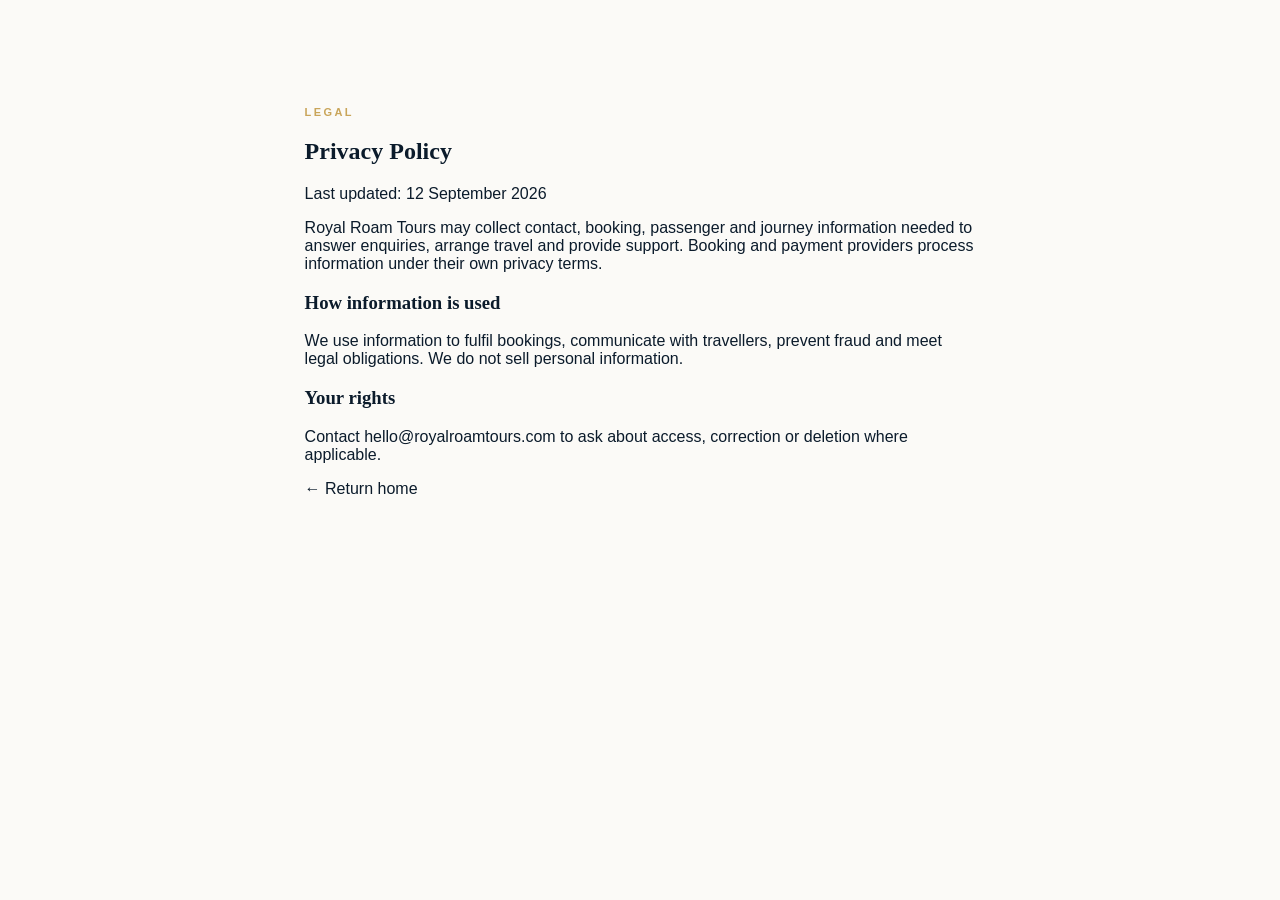
<file: privacy.html>
<!doctype html><html lang="en"><head><meta charset="utf-8"><meta name="viewport" content="width=device-width,initial-scale=1"><title>Privacy | Royal Roam Tours</title><link rel="stylesheet" href="styles.css"></head><body><main class="section" style="max-width:850px;margin:auto"><p class="kicker">LEGAL</p><h2>Privacy Policy</h2><p>Last updated: 12 September 2026</p><p>Royal Roam Tours may collect contact, booking, passenger and journey information needed to answer enquiries, arrange travel and provide support. Booking and payment providers process information under their own privacy terms.</p><h3>How information is used</h3><p>We use information to fulfil bookings, communicate with travellers, prevent fraud and meet legal obligations. We do not sell personal information.</p><h3>Your rights</h3><p>Contact <a href="mailto:hello@royalroamtours.com">hello@royalroamtours.com</a> to ask about access, correction or deletion where applicable.</p><p><a href="index.html">← Return home</a></p></main></body></html>
</file>
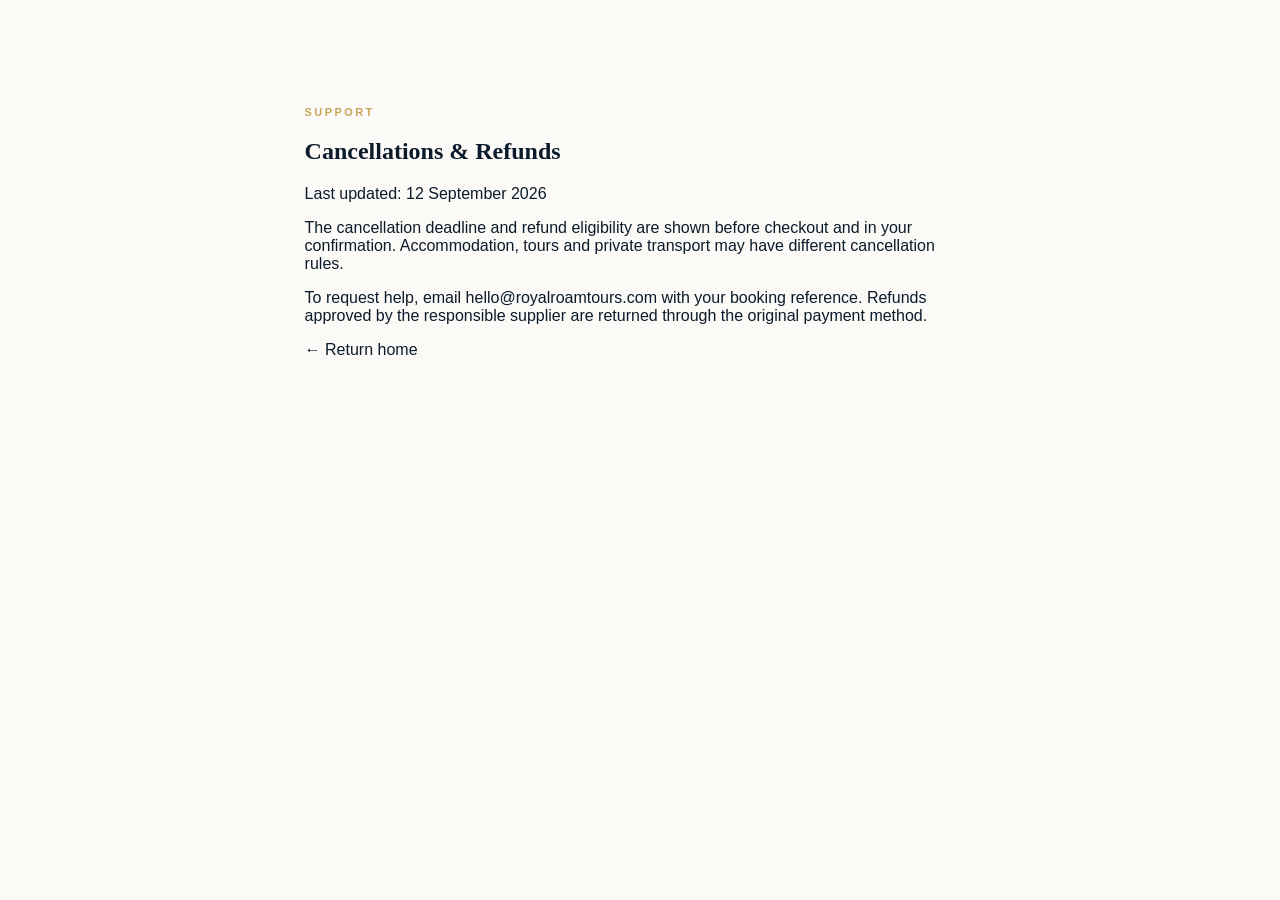
<file: refunds.html>
<!doctype html><html lang="en"><head><meta charset="utf-8"><meta name="viewport" content="width=device-width,initial-scale=1"><title>Cancellations & Refunds | Royal Roam Tours</title><link rel="stylesheet" href="styles.css"></head><body><main class="section" style="max-width:850px;margin:auto"><p class="kicker">SUPPORT</p><h2>Cancellations & Refunds</h2><p>Last updated: 12 September 2026</p><p>The cancellation deadline and refund eligibility are shown before checkout and in your confirmation. Accommodation, tours and private transport may have different cancellation rules.</p><p>To request help, email <a href="mailto:hello@royalroamtours.com">hello@royalroamtours.com</a> with your booking reference. Refunds approved by the responsible supplier are returned through the original payment method.</p><p><a href="index.html">← Return home</a></p></main></body></html>
</file>
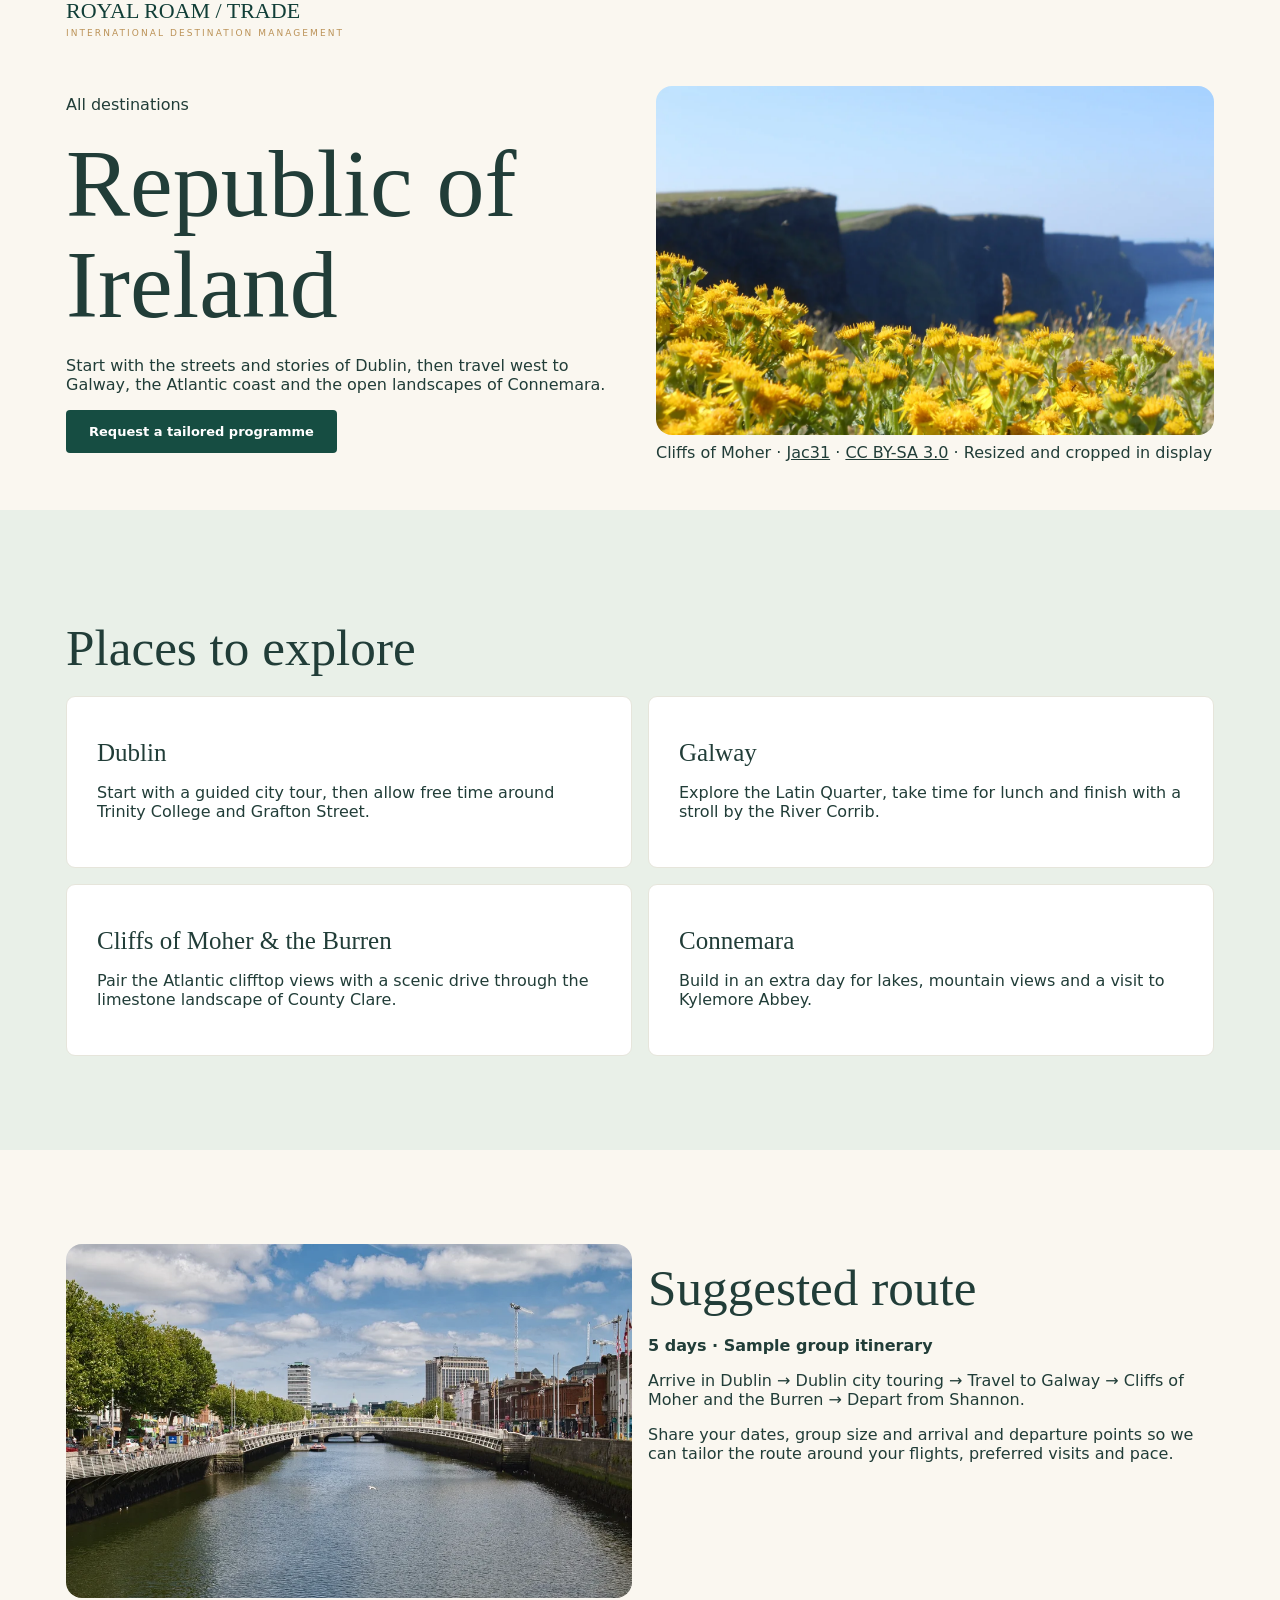
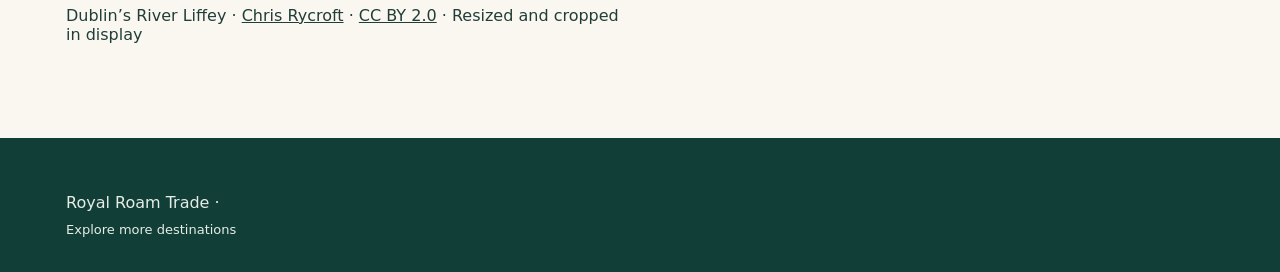
<file: republic-of-ireland.html>
<!doctype html>
<html lang="en"><head><meta charset="utf-8"><meta name="viewport" content="width=device-width,initial-scale=1">
<title>Republic of Ireland Group Tours | Royal Roam Trade</title><meta name="description" content="Plan a private group tour of the Republic of Ireland with Royal Roam Trade, from Dublin and Galway to the Cliffs of Moher and Connemara.">
<link rel="canonical" href="https://royalroamtours.com/republic-of-ireland.html"><style>
:root{--green:#164d42;--deep:#113e37;--gold:#bb9257;--cream:#faf7f0;--ink:#213d38;--muted:#667770;--line:#e6e5db}*{box-sizing:border-box}html{scroll-behavior:smooth}body{margin:0;background:var(--cream);color:var(--ink);font-family:Inter,ui-sans-serif,system-ui,-apple-system,'Segoe UI',sans-serif}a{color:inherit;text-decoration:none}button,input,select,textarea{font:inherit}button{cursor:pointer}.wrap{max-width:1200px;margin:auto;padding:0 26px}.top{background:#e8eee8;color:#335b50;text-align:center;padding:9px;font-size:12px;letter-spacing:.09em;text-transform:uppercase}.nav{background:#fffefb;position:sticky;top:0;z-index:5;border-bottom:1px solid var(--line)}.navin{display:flex;align-items:center;justify-content:space-between;gap:18px;min-height:78px}.brand{font-family:Georgia,serif;font-size:22px;color:var(--deep);line-height:1}.brand small{display:block;font-family:system-ui;font-size:9px;letter-spacing:.23em;color:var(--gold);margin-top:7px}.links{display:flex;gap:22px;align-items:center;font-size:13px;font-weight:600}.btn{display:inline-flex;align-items:center;justify-content:center;border:0;background:var(--green);color:white;padding:14px 23px;border-radius:4px;font-weight:650;font-size:13px}.btn.alt{background:#fff;color:var(--deep)}.btn.outline{background:transparent;color:var(--green);border:1px solid var(--green)}.menu{display:none;background:none;border:0;font-size:24px;color:var(--green)}.hero{min-height:650px;display:flex;align-items:center;position:relative;background:linear-gradient(90deg,rgba(11,45,38,.85),rgba(11,45,38,.35)),url('https://images.unsplash.com/photo-1513635269975-59663e0ac1ad?w=1800&q=85') center/cover}.hero .content{max-width:760px;padding:100px 0;color:#fff}.eyebrow{font-size:11px;letter-spacing:.22em;text-transform:uppercase;color:var(--gold);font-weight:800}.hero .eyebrow{color:#e9d4a4}h1,h2,h3{font-family:Georgia,'Times New Roman',serif;font-weight:400}h1{font-size:clamp(44px,6.5vw,84px);line-height:1.07;margin:20px 0}h2{font-size:clamp(32px,4vw,52px);line-height:1.12;margin:15px 0 20px}h3{font-size:25px;margin:12px 0}.hero p{max-width:570px;font-size:17px;line-height:1.8;color:#f0f3ee}.actions{display:flex;gap:12px;flex-wrap:wrap;margin-top:28px}.section{padding:94px 0}.center{text-align:center}.intro{max-width:720px;margin:0 auto 38px;color:var(--muted);line-height:1.8}.grid{display:grid;grid-template-columns:repeat(3,1fr);gap:22px}.destgrid{display:grid;grid-template-columns:repeat(3,1fr);gap:18px}.destination{min-height:310px;border-radius:8px;overflow:hidden;position:relative;background-size:cover;background-position:center;display:flex;align-items:end}.destination:before{content:'';position:absolute;inset:0;background:linear-gradient(0deg,rgba(8,42,34,.82),transparent 70%)}.destination>div{position:relative;color:white;padding:25px}.destination h3{margin:0 0 7px;font-size:30px}.destination p{margin:0;color:#e9eae4;font-size:13px}.card{background:white;border:1px solid var(--line);border-radius:8px;overflow:hidden}.card img{width:100%;height:210px;object-fit:cover;display:block}.cardbody{padding:24px}.card p{line-height:1.65;color:var(--muted);font-size:14px}.pill{font-size:10px;letter-spacing:.12em;text-transform:uppercase;color:var(--gold);font-weight:800}.textlink{color:var(--green);font-weight:750;font-size:13px;border-bottom:1px solid var(--gold);padding-bottom:4px}.band{background:#e9f0e8}.features{display:grid;grid-template-columns:repeat(4,1fr);gap:25px}.feature{border-top:2px solid var(--gold);padding-top:20px}.feature b{font-family:Georgia,serif;font-size:23px;font-weight:400}.feature p{font-size:14px;line-height:1.7;color:var(--muted)}.builder{display:grid;grid-template-columns:1fr 1fr;gap:40px;align-items:start}.panel{background:white;padding:30px;border:1px solid var(--line);border-radius:9px}.field{display:flex;flex-direction:column;gap:8px;margin-bottom:16px}.field label{font-size:12px;font-weight:750;color:var(--deep)}input,select,textarea{padding:13px;border:1px solid #d5dfd8;background:#fff;border-radius:4px;width:100%;color:var(--ink)}textarea{min-height:100px;resize:vertical}.preview{background:#f2f5ed;padding:25px;border-radius:8px;border-left:3px solid var(--gold)}.preview ol{line-height:2;color:var(--ink);padding-left:23px}.small{font-size:12px;line-height:1.6;color:var(--muted)}.footer{background:var(--deep);color:#e6ede7;padding:55px 0 25px}.footergrid{display:grid;grid-template-columns:2fr 1fr 1fr;gap:30px}.footer p{font-size:13px;line-height:1.8;color:#c5d4cb}.footer a{display:block;font-size:13px;margin:10px 0}.copyright{margin-top:40px;border-top:1px solid #416158;padding-top:18px;color:#b6c8bf;font-size:12px}.notice{background:#fff8e9;border:1px solid #e8d6b5;padding:14px 18px;font-size:12px;line-height:1.6;color:#775d36;border-radius:6px}.two{display:grid;grid-template-columns:1fr 1fr;gap:24px}.contact{background:#fff}.status{font-size:12px;margin-top:12px;color:var(--green)}@media(max-width:850px){.links{display:none;position:absolute;top:78px;left:0;right:0;background:white;flex-direction:column;padding:20px;box-shadow:0 12px 25px #0001}.links.open{display:flex}.menu{display:block}.grid,.destgrid{grid-template-columns:repeat(2,1fr)}.features{grid-template-columns:repeat(2,1fr)}.builder{grid-template-columns:1fr}.hero{min-height:580px}}@media(max-width:560px){.wrap{padding:0 19px}.grid,.destgrid,.two,.footergrid{grid-template-columns:1fr}.section{padding:65px 0}.hero .content{padding:70px 0}.features{grid-template-columns:1fr 1fr}.navin{min-height:70px}.links{top:70px}.brand{font-size:18px}.panel{padding:20px}}

.country-hero{display:grid;grid-template-columns:1fr 1fr;gap:2rem;align-items:center;padding-block:3rem}.country-hero h1{font-size:clamp(3rem,8vw,6rem);line-height:1.05}.country-img{display:block;width:100%;aspect-ratio:16/10;object-fit:cover;border-radius:16px}.country-grid{display:grid;grid-template-columns:1fr 1fr;gap:1rem}figure{margin:0}figcaption{margin-top:.5rem}@media(max-width:700px){.country-hero,.country-grid{grid-template-columns:1fr}}
</style></head><body><header><div class="wrap"><a class="brand" href="/">ROYAL ROAM / TRADE<small>INTERNATIONAL DESTINATION MANAGEMENT</small></a></div></header>
<main>
<section class="wrap country-hero">
  <div>
    <a href="/#destinations">All destinations</a>
    <h1>Republic of Ireland</h1>
    <p>Start with the streets and stories of Dublin, then travel west to Galway, the Atlantic coast and the open landscapes of Connemara.</p>
    <a class="btn" href="/?destination=Republic%20of%20Ireland#contact">Request a tailored programme</a>
  </div>
  <figure>
    <img class="country-img" src="/ireland-cliffs-of-moher.webp" alt="Grassy headlands above the Atlantic at the Cliffs of Moher">
    <figcaption>Cliffs of Moher · <a href="https://commons.wikimedia.org/wiki/File:Cliffs_of_Moher,_Ireland.JPG"><u>Jac31</u></a> · <a href="https://creativecommons.org/licenses/by-sa/3.0/"><u>CC BY-SA 3.0</u></a> · Resized and cropped in display</figcaption>
  </figure>
</section>
<section class="section band">
  <div class="wrap">
    <h2>Places to explore</h2>
    <div class="country-grid">
      <article class="panel"><h3>Dublin</h3><p>Start with a guided city tour, then allow free time around Trinity College and Grafton Street.</p></article>
      <article class="panel"><h3>Galway</h3><p>Explore the Latin Quarter, take time for lunch and finish with a stroll by the River Corrib.</p></article>
      <article class="panel"><h3>Cliffs of Moher &amp; the Burren</h3><p>Pair the Atlantic clifftop views with a scenic drive through the limestone landscape of County Clare.</p></article>
      <article class="panel"><h3>Connemara</h3><p>Build in an extra day for lakes, mountain views and a visit to Kylemore Abbey.</p></article>
    </div>
  </div>
</section>
<section class="section">
  <div class="wrap country-grid">
    <figure>
      <img class="country-img" loading="lazy" src="/ireland-dublin.webp" alt="Ha’penny Bridge across the River Liffey in Dublin">
      <figcaption>Dublin’s River Liffey · <a href="https://commons.wikimedia.org/wiki/File:Ha%27Penny_Bridge_in_Dublin,_Ireland.jpg"><u>Chris Rycroft</u></a> · <a href="https://creativecommons.org/licenses/by/2.0/"><u>CC BY 2.0</u></a> · Resized and cropped in display</figcaption>
    </figure>
    <div>
      <h2>Suggested route</h2>
      <p><strong>5 days · Sample group itinerary</strong></p>
      <p>Arrive in Dublin → Dublin city touring → Travel to Galway → Cliffs of Moher and the Burren → Depart from Shannon.</p>
      <p>Share your dates, group size and arrival and departure points so we can tailor the route around your flights, preferred visits and pace.</p>
    </div>
  </div>
</section>
</main>

<footer class="footer"><div class="wrap">Royal Roam Trade · <a href="/#destinations">Explore more destinations</a></div></footer></body></html>
</file>
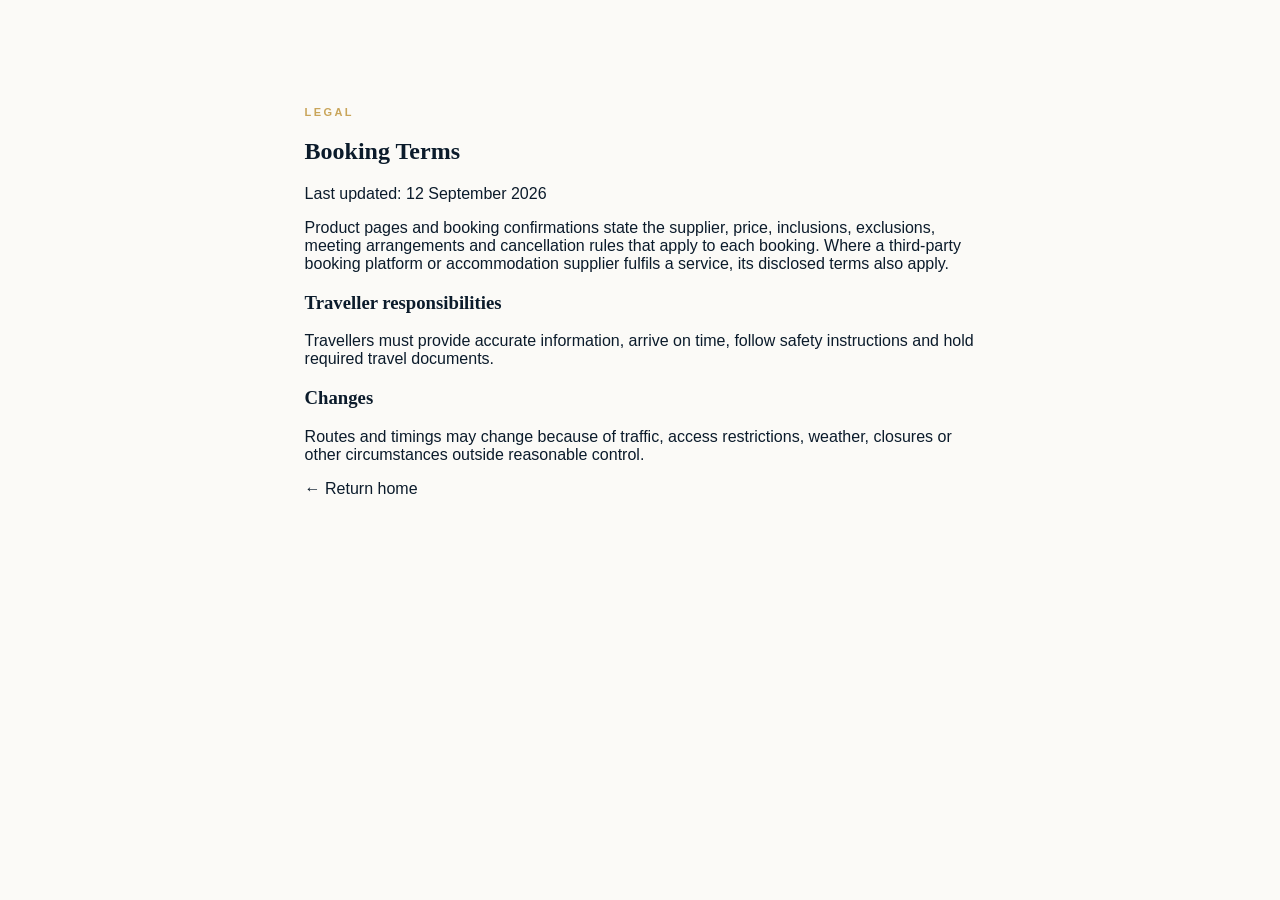
<file: terms.html>
<!doctype html><html lang="en"><head><meta charset="utf-8"><meta name="viewport" content="width=device-width,initial-scale=1"><title>Booking Terms | Royal Roam Tours</title><link rel="stylesheet" href="styles.css"></head><body><main class="section" style="max-width:850px;margin:auto"><p class="kicker">LEGAL</p><h2>Booking Terms</h2><p>Last updated: 12 September 2026</p><p>Product pages and booking confirmations state the supplier, price, inclusions, exclusions, meeting arrangements and cancellation rules that apply to each booking. Where a third-party booking platform or accommodation supplier fulfils a service, its disclosed terms also apply.</p><h3>Traveller responsibilities</h3><p>Travellers must provide accurate information, arrive on time, follow safety instructions and hold required travel documents.</p><h3>Changes</h3><p>Routes and timings may change because of traffic, access restrictions, weather, closures or other circumstances outside reasonable control.</p><p><a href="index.html">← Return home</a></p></main></body></html>
</file>
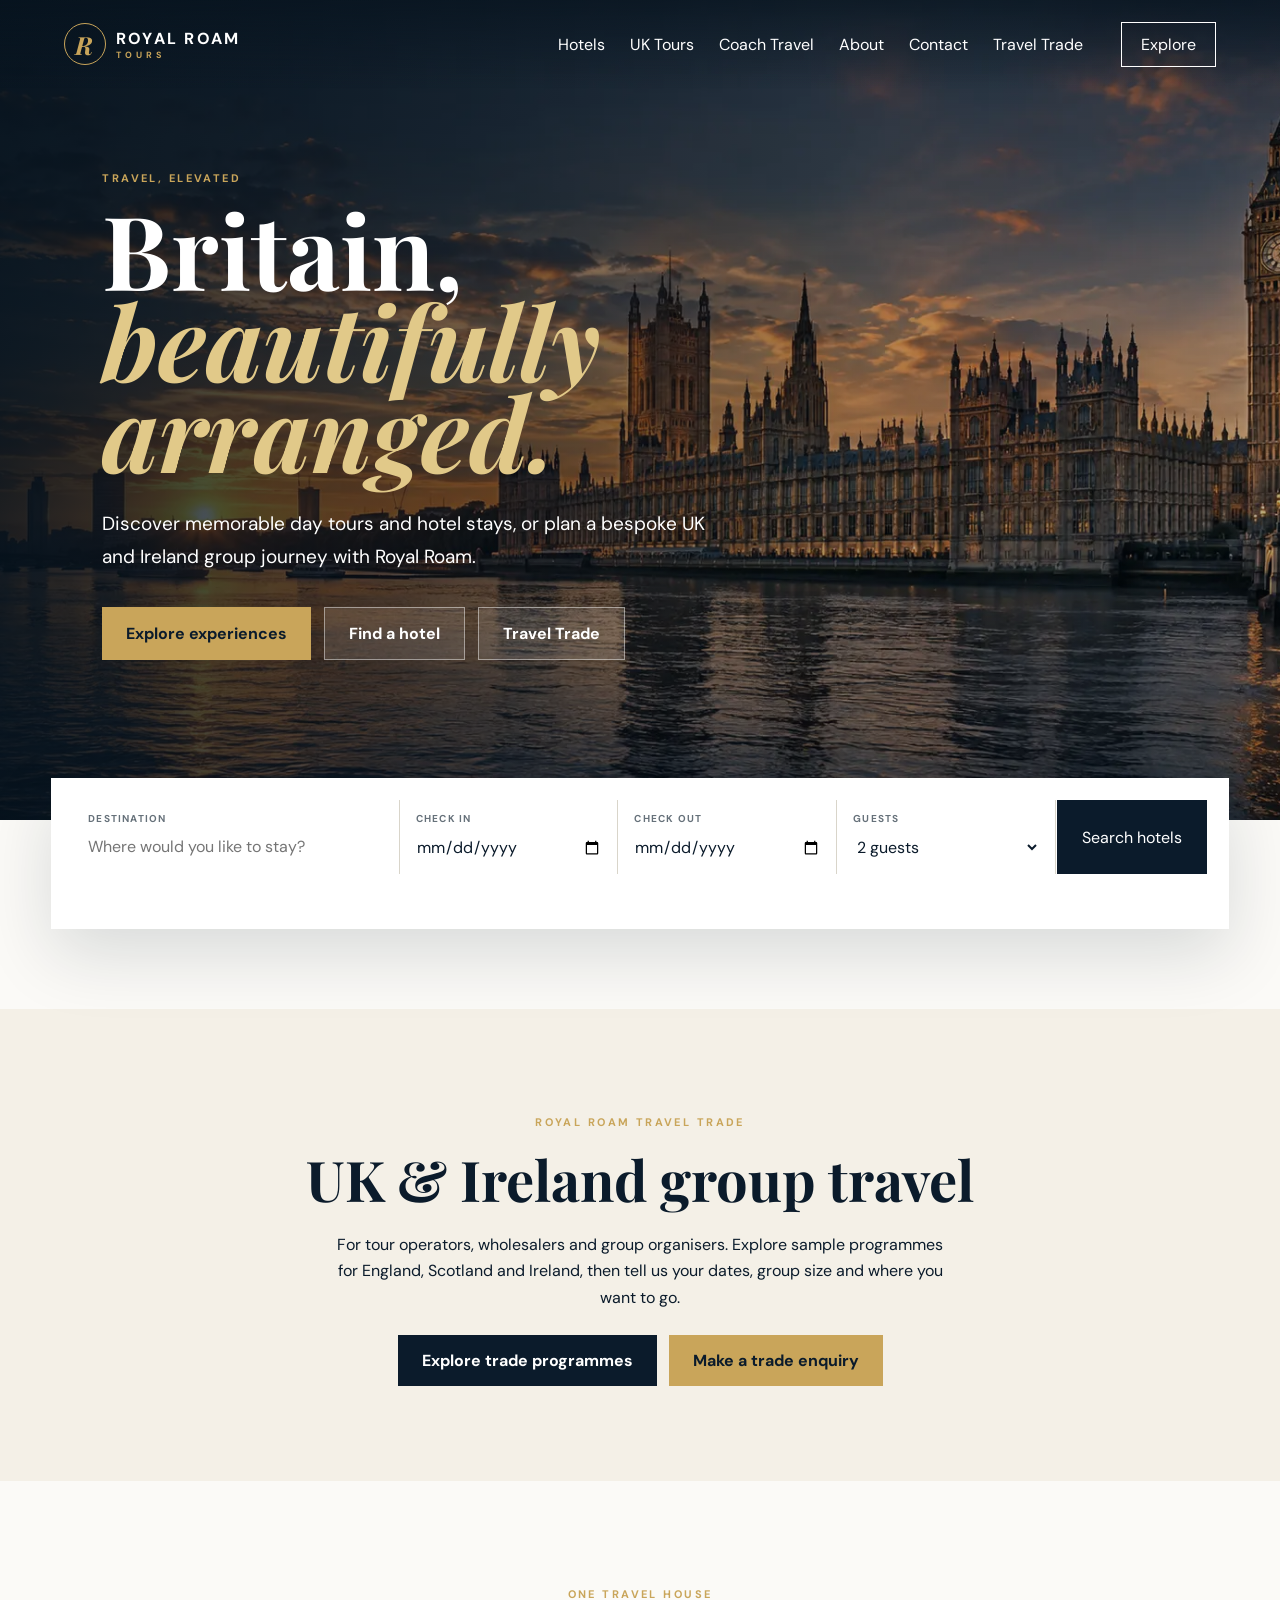
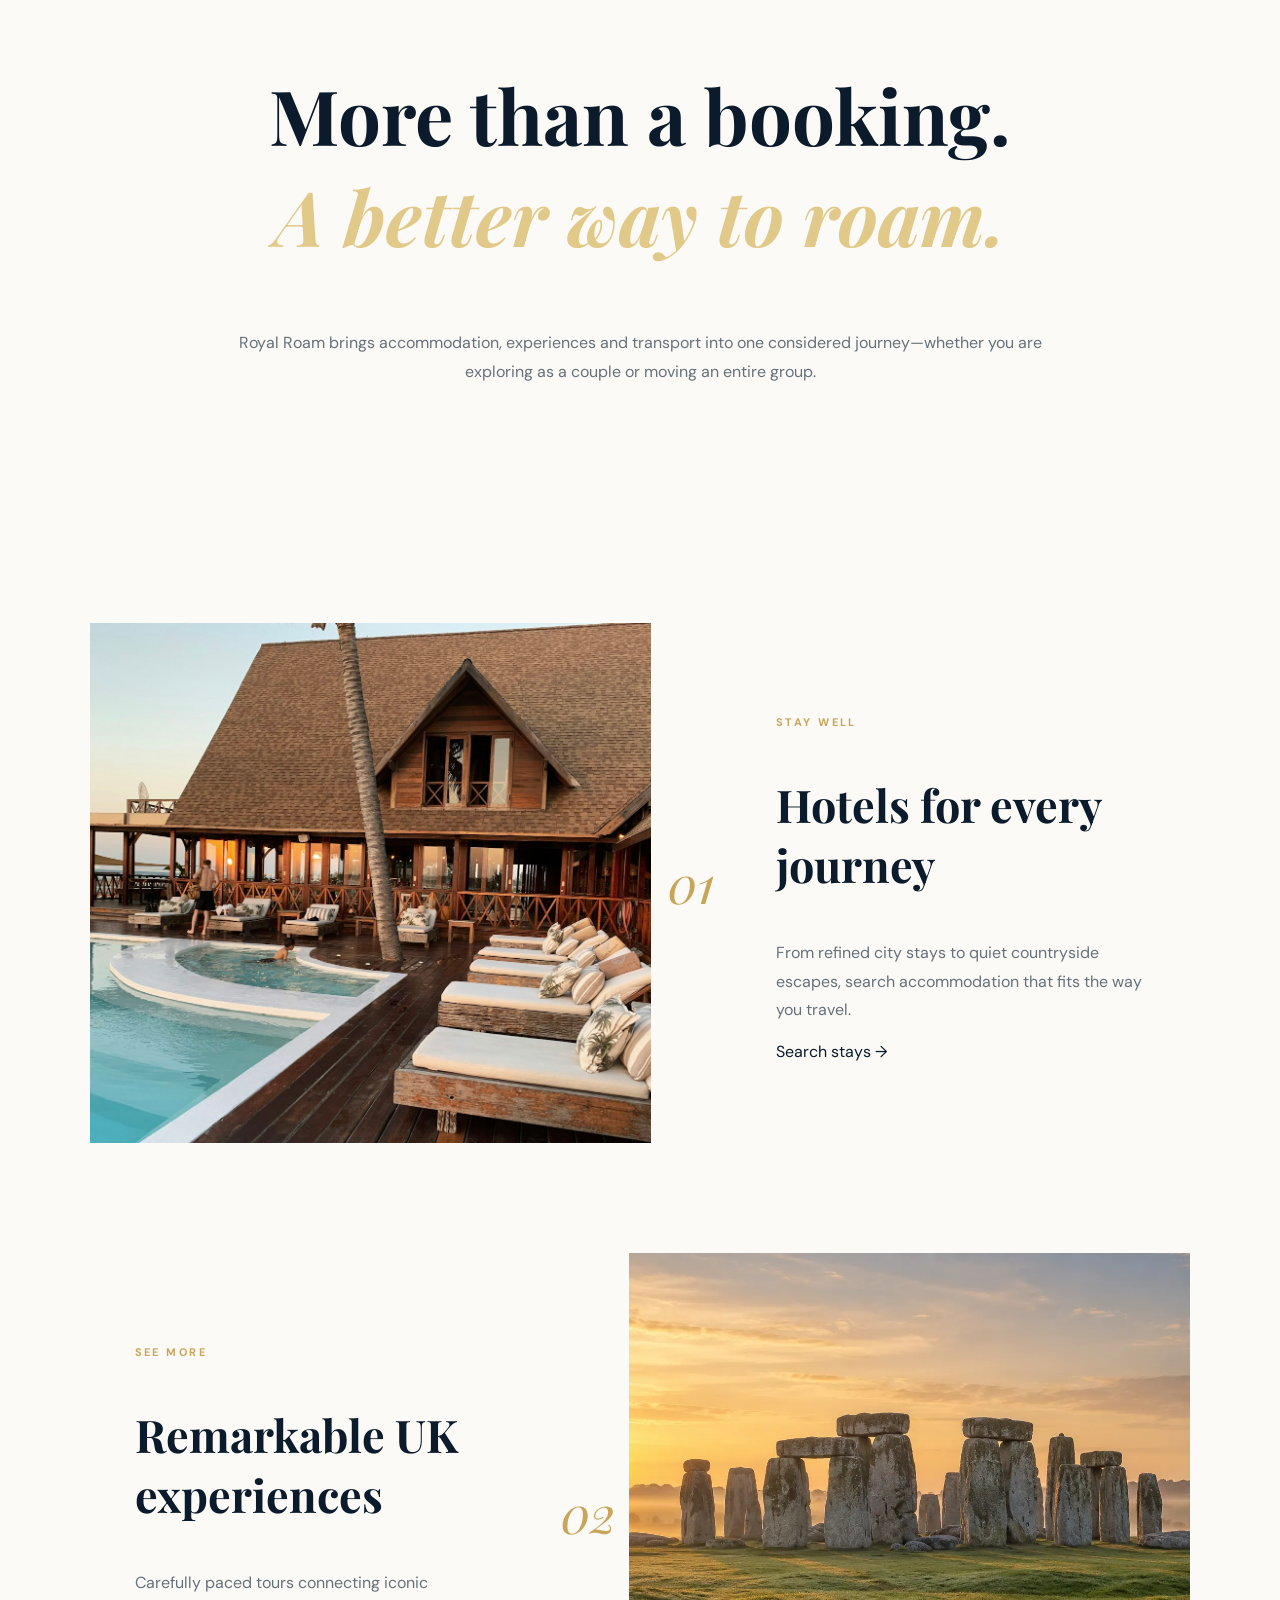
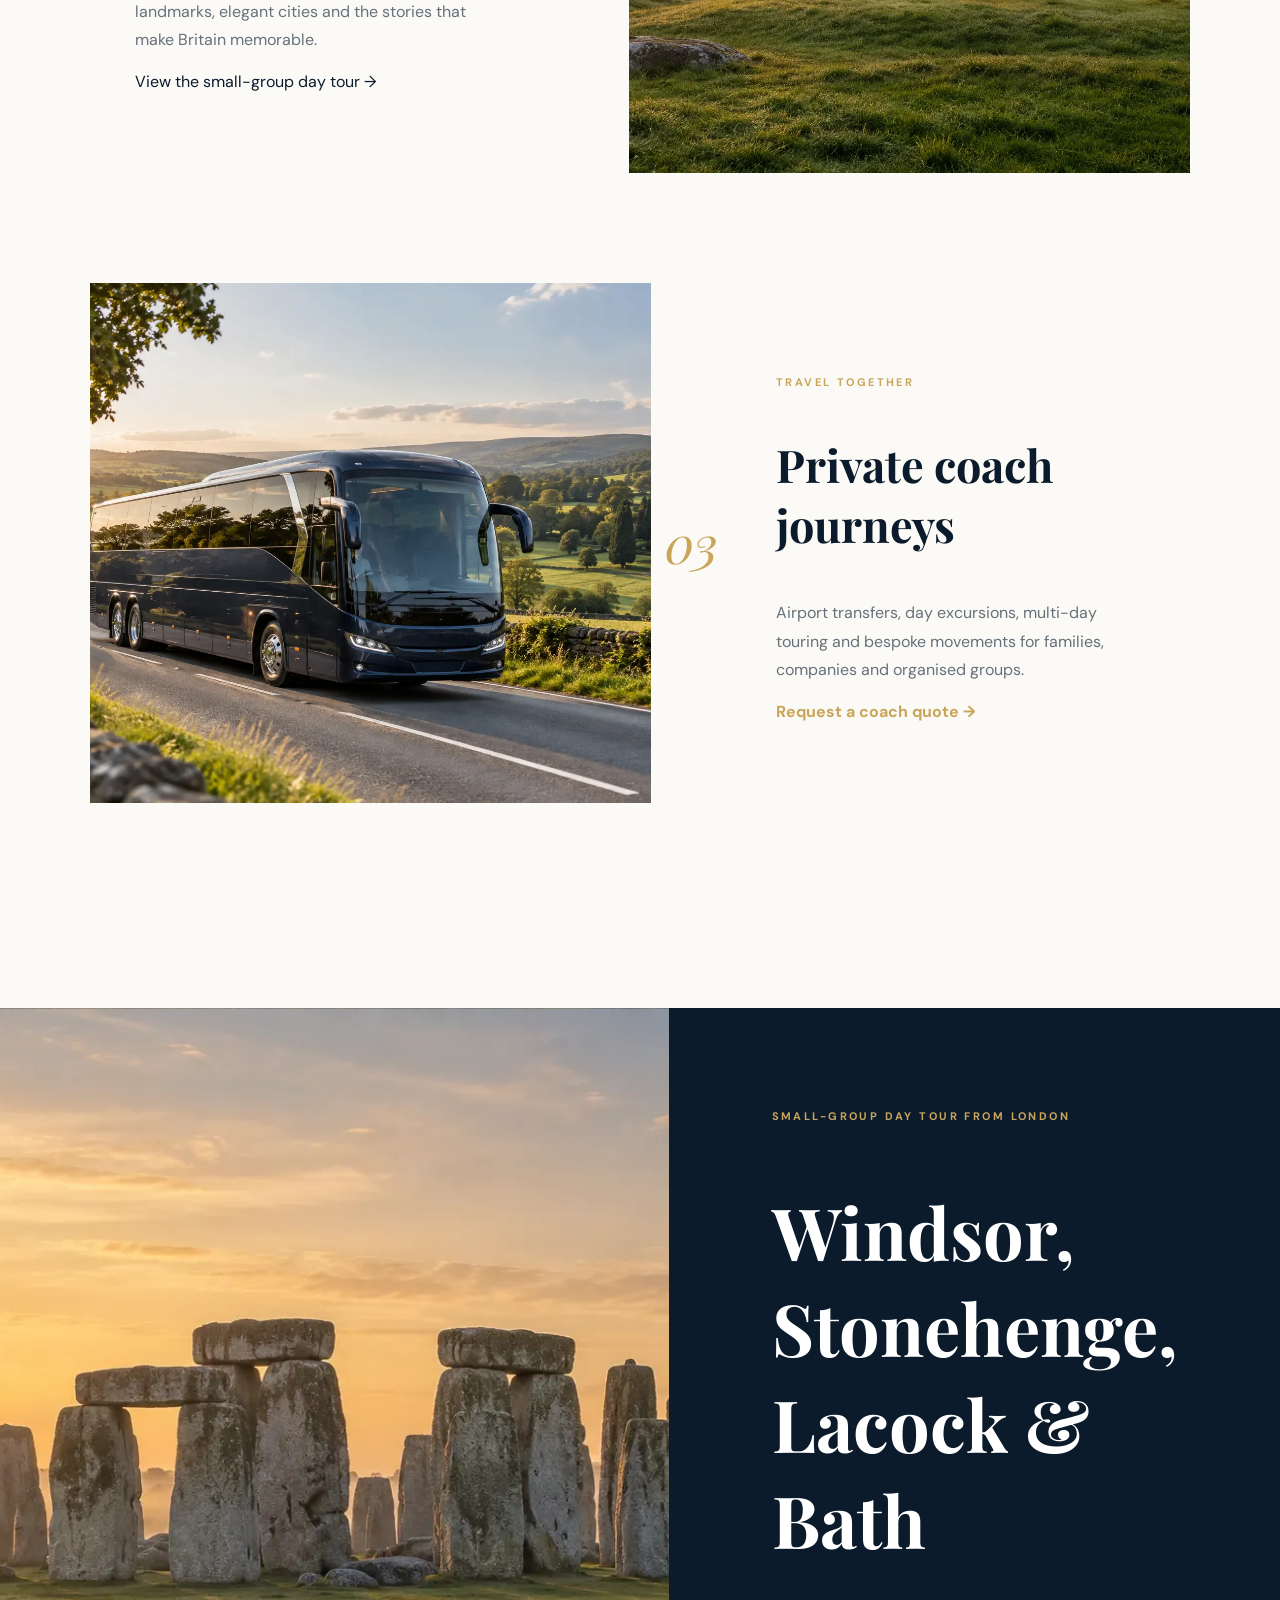
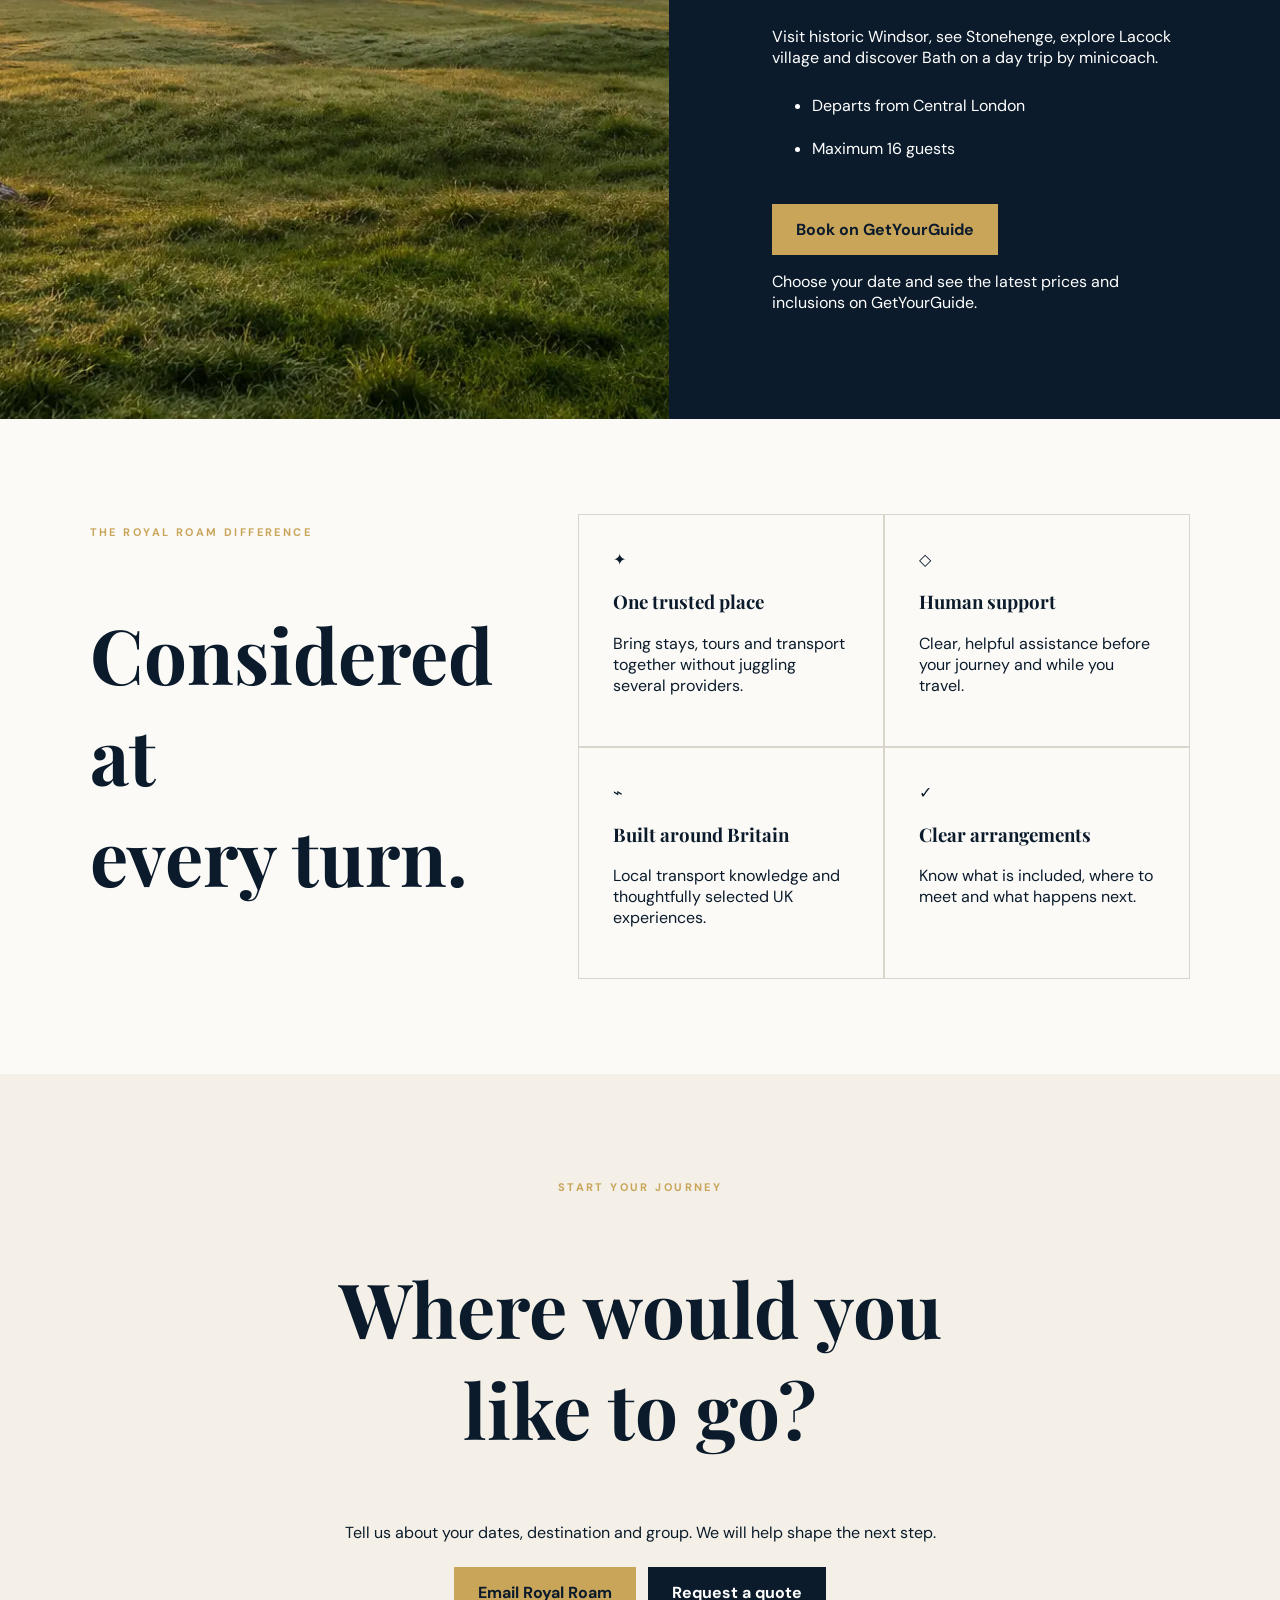
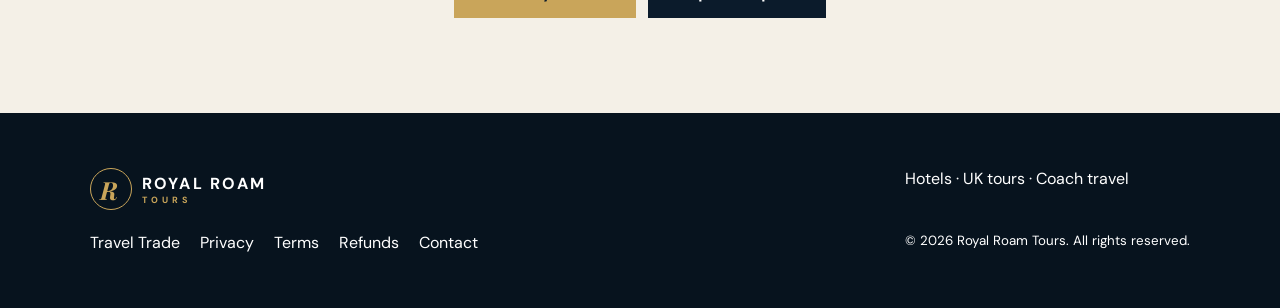
<file: tours.html>
<!doctype html><html lang="en"><head><meta charset="utf-8"><meta name="viewport" content="width=device-width,initial-scale=1"><title>Royal Roam Tours | Hotels, UK Tours & Coach Travel</title><meta name="description" content="Discover hotels, memorable UK tours and private coach travel with Royal Roam Tours."><link rel="canonical" href="https://royalroamtours.com/tours.html"><meta property="og:title" content="Royal Roam Tours — Britain, beautifully arranged"><meta property="og:description" content="Hotels, curated UK experiences and private group transport in one place."><meta property="og:type" content="website"><meta property="og:url" content="https://royalroamtours.com/tours.html"><link rel="preconnect" href="https://fonts.googleapis.com"><link rel="preconnect" href="https://fonts.gstatic.com" crossorigin><link href="https://fonts.googleapis.com/css2?family=DM+Sans:wght@400;500;600;700&family=Playfair+Display:ital,wght@0,600;0,700;1,600&display=swap" rel="stylesheet"><link rel="stylesheet" href="styles.css?v=20261119-mobile"><style>
.home-hero-actions { flex-wrap: wrap; }
.home-hero-actions .button { display: inline-flex; align-items: center; justify-content: center; }
.home-trade { scroll-margin-top: 88px; }
.home-trade > p:not(.kicker) { max-width: 620px; margin-inline: auto; line-height: 1.65; }
.home-trade h2 { font-size: clamp(2rem, 6vw, 3.5rem); margin: 12px 0 16px; }
@media (max-width: 480px) {
  .hero h1 { font-size: clamp(2.5rem, 14vw, 3.75rem); }
  .home-hero-actions { gap: 8px; margin-top: 24px; }
  .home-hero-actions .button { padding: 12px 14px; min-height: 46px; text-align: center; }
}
@media (max-width: 900px) {
  #windsor-stonehenge-lacock-bath { grid-template-columns: minmax(0, 1fr); }
  #windsor-stonehenge-lacock-bath .featured-copy { min-width: 0; padding: 36px clamp(16px, 6vw, 32px); }
  #four-stop-tour { font-size: clamp(1.75rem, 7vw, 2.75rem); line-height: 1.15; overflow-wrap: anywhere; }
  #windsor-stonehenge-lacock-bath .button { max-width: 100%; white-space: normal; }
}
</style></head><body>
<header><a class="logo" href="#top"><span>R</span><div>ROYAL ROAM<small>TOURS</small></div></a><button class="menu" aria-label="Open menu">☰</button><nav><a href="#hotels">Hotels</a><a href="#tours">UK Tours</a><a href="#coach">Coach Travel</a><a href="#about">About</a><a href="#contact">Contact</a><a href="/">Travel Trade</a></nav><a class="top-cta" href="#tours">Explore</a></header>
<main id="top"><section class="hero"><div class="hero-media"></div><div class="hero-shade"></div><div class="hero-content reveal"><p class="kicker">TRAVEL, ELEVATED</p><h1>Britain,<br><em>beautifully arranged.</em></h1><p>Discover memorable day tours and hotel stays, or plan a bespoke UK and Ireland group journey with Royal Roam.</p>
<div class="actions home-hero-actions"><a class="button gold" href="#tours">Explore experiences</a><a class="button glass" href="#hotels">Find a hotel</a><a class="button glass" href="#travel-trade">Travel Trade</a></div></div></section>
<section class="booking-bar reveal" id="hotels"><div><label>DESTINATION</label><input id="hotelPlace" placeholder="Where would you like to stay?"></div><div><label>CHECK IN</label><input type="date" id="checkin"></div><div><label>CHECK OUT</label><input type="date" id="checkout"></div><div><label>GUESTS</label><select id="guests"><option>2 guests</option><option>1 guest</option><option>3 guests</option><option>4 guests</option><option>5+ guests</option></select></div><button id="hotelSearch">Search hotels</button><p id="hotelResult" aria-live="polite"></p></section>
<section class="section contact home-trade" id="travel-trade" aria-labelledby="travel-trade-heading">
  <p class="kicker">ROYAL ROAM TRAVEL TRADE</p>
  <h2 id="travel-trade-heading">UK &amp; Ireland group travel</h2>
  <p>For tour operators, wholesalers and group organisers. Explore sample programmes for England, Scotland and Ireland, then tell us your dates, group size and where you want to go.</p>
  <div><a class="button dark" href="/#programmes">Explore trade programmes</a><a class="button gold" href="/#contact">Make a trade enquiry</a></div>
</section>
<section class="intro section reveal"><p class="kicker">ONE TRAVEL HOUSE</p><h2>More than a booking.<br><em>A better way to roam.</em></h2><p>Royal Roam brings accommodation, experiences and transport into one considered journey—whether you are exploring as a couple or moving an entire group.</p></section>
<section class="pillars section"><article class="pillar reveal"><div class="image hotel"></div><div class="number">01</div><div class="copy"><p class="kicker">STAY WELL</p><h3>Hotels for every journey</h3><p>From refined city stays to quiet countryside escapes, search accommodation that fits the way you travel.</p><a href="#hotels">Search stays →</a></div></article><article class="pillar reverse reveal" id="tours"><div class="image stonehenge"></div><div class="number">02</div><div class="copy"><p class="kicker">SEE MORE</p><h3>Remarkable UK experiences</h3><p>Carefully paced tours connecting iconic landmarks, elegant cities and the stories that make Britain memorable.</p><a href="#windsor-stonehenge-lacock-bath">View the small-group day tour →</a></div></article><article class="pillar reveal" id="coach"><div class="image coach"></div><div class="number">03</div><div class="copy"><p class="kicker">TRAVEL TOGETHER</p><h3>Private coach journeys</h3><p>Airport transfers, day excursions, multi-day touring and bespoke movements for families, companies and organised groups.</p><button class="text-button" data-open="coachModal">Request a coach quote →</button></div></article></section>
<section class="featured" id="windsor-stonehenge-lacock-bath" aria-labelledby="four-stop-tour">
  <div class="featured-image" aria-hidden="true"></div>
  <div class="featured-copy">
    <p class="kicker">SMALL-GROUP DAY TOUR FROM LONDON</p>
    <h2 id="four-stop-tour">Windsor, Stonehenge, Lacock &amp; Bath</h2>
    <p>Visit historic Windsor, see Stonehenge, explore Lacock village and discover Bath on a day trip by minicoach.</p>
    <ul><li>Departs from Central London</li><li>Maximum 16 guests</li></ul>
    <div class="actions home-hero-actions"><a class="button gold" href="https://www.getyourguide.com/en-gb/lacock-l92597/from-london-windsor-stonehenge-lacock-bath-day-trip-t1580117/">Book on GetYourGuide</a></div>
    <p>Choose your date and see the latest prices and inclusions on GetYourGuide.</p>
  </div>
</section>
<section class="reasons section reveal" id="about"><div><p class="kicker">THE ROYAL ROAM DIFFERENCE</p><h2>Considered at<br>every turn.</h2></div><div class="reason-grid"><article><span>✦</span><h3>One trusted place</h3><p>Bring stays, tours and transport together without juggling several providers.</p></article><article><span>◇</span><h3>Human support</h3><p>Clear, helpful assistance before your journey and while you travel.</p></article><article><span>⌁</span><h3>Built around Britain</h3><p>Local transport knowledge and thoughtfully selected UK experiences.</p></article><article><span>✓</span><h3>Clear arrangements</h3><p>Know what is included, where to meet and what happens next.</p></article></div></section>
<section class="contact section reveal" id="contact"><p class="kicker">START YOUR JOURNEY</p><h2>Where would you<br>like to go?</h2><p>Tell us about your dates, destination and group. We will help shape the next step.</p><div><a class="button gold" href="mailto:hello@royalroamtours.com">Email Royal Roam</a><button class="button dark" data-open="coachModal">Request a quote</button></div></section></main>
<footer><a class="logo light" href="#top"><span>R</span><div>ROYAL ROAM<small>TOURS</small></div></a><p>Hotels · UK tours · Coach travel</p><div><a href="/">Travel Trade</a><a href="privacy.html">Privacy</a><a href="terms.html">Terms</a><a href="refunds.html">Refunds</a><a href="mailto:hello@royalroamtours.com">Contact</a></div><small>© 2026 Royal Roam Tours. All rights reserved.</small></footer>
<dialog id="bookingModal"><button class="close booking-close" aria-label="Close">×</button><div class="booking-head"><p class="kicker">ROYAL ROAM DIRECT BOOKING</p><h2>Stonehenge & Bath</h2><p>Choose your Victoria departure and reserve where you sit.</p></div><div class="booking-body"><section class="booking-step active" data-step="1"><h3>Departure details</h3><div class="tour-summary"><b>Stonehenge & Bath</b><span>Full-day experience from London</span><strong>From £120 per adult</strong></div><label>TRAVEL DATE<select id="tourDate"><option>Saturday 14 November 2026</option></select></label><label>PICK-UP POINT<select><option>Green Line Coach Station, Victoria</option></select></label><div class="pickup"><b>Green Line Coach Station</b><span>158 Bulleid Way, Victoria, London SW1W 9SH</span><small>Arrive 30 minutes before departure. Final bay and time will be shown on your confirmation.</small></div><label>PASSENGERS<select id="passengers"><option value="2">2 passengers</option><option value="3">3 passengers</option><option value="4">4 passengers</option><option value="5">5 passengers</option><option value="6">6 passengers</option><option value="7">7 passengers</option><option value="8">8 passengers</option></select></label></section><section class="booking-step" data-step="2"><h3>Choose your seats</h3><p id="seatHelp">Select 2 available seats.</p><div class="seat-legend"><span>□ Available</span><span class="gold-key">■ Your seat</span><span class="taken-key">■ Taken</span></div><div class="coach-map"><b>FRONT OF COACH</b><div id="seatGrid"></div></div></section><section class="booking-step" data-step="3"><h3>Passenger details</h3><p>Your seats: <b id="chosenSeats">—</b></p><label>FULL NAME<input id="leadName" autocomplete="name"></label><label>EMAIL<input id="leadEmail" type="email" autocomplete="email"></label><label>MOBILE NUMBER<input id="leadPhone" type="tel" autocomplete="tel"></label></section><section class="booking-step" data-step="4"><div class="ready"><span>✓</span><h3>Your seats are ready</h3><p id="bookingSummary"></p><small>No payment has been taken. Secure checkout and live confirmation will be connected only after approval.</small></div></section></div><div class="booking-actions"><button id="bookingBack" hidden>Back</button><button id="bookingNext">Choose seats →</button></div></dialog>
<dialog id="coachModal"><button class="close" aria-label="Close">×</button><p class="kicker">PRIVATE GROUP TRAVEL</p><h2>Request a coach quote</h2><form id="coachForm"><div class="form-grid"><label>Name<input required name="name"></label><label>Email<input required type="email" name="email"></label><label>Travel date<input required type="date" name="date"></label><label>Passengers<input required type="number" min="1" name="passengers"></label></div><label>Journey details<textarea required name="details" placeholder="Pick-up, destination, return time and any stops"></textarea></label><button class="button gold" type="submit">Prepare enquiry</button></form></dialog><div id="toast"></div><script src="app.js"></script></body></html>
</file>
<file: styles.css>
:root{--navy:#0b1b2b;--gold:#c9a55a;--cream:#f4f0e7;--paper:#fbfaf7;--muted:#66717a;--line:#d9d5ca}*{box-sizing:border-box}html{scroll-behavior:smooth}body{margin:0;background:var(--paper);color:var(--navy);font-family:"DM Sans",sans-serif}a{text-decoration:none;color:inherit}button,input,select,textarea{font:inherit}header{height:88px;padding:0 5vw;display:flex;align-items:center;gap:38px;position:fixed;inset:0 0 auto;z-index:30;color:white;background:linear-gradient(rgba(7,19,30,.7),transparent)}header.scrolled{height:74px;background:rgba(11,27,43,.96)}.logo{display:flex;align-items:center;gap:10px;font-weight:700;letter-spacing:.14em}.logo span{display:grid;place-items:center;width:42px;height:42px;border:1px solid var(--gold);border-radius:50%;font:italic 700 25px Playfair Display;color:var(--gold)}.logo small{display:block;font-size:9px;letter-spacing:.45em;color:var(--gold)}nav{display:flex;gap:25px;margin-left:auto}.top-cta{border:1px solid #fff;padding:11px 19px}.menu{display:none;background:0;border:0;color:#fff;font-size:25px}.hero{min-height:820px;position:relative;display:flex;align-items:center;color:#fff;overflow:hidden}.hero-media{position:absolute;inset:0;background:url('london-hero.webp') center/cover}.hero-shade{position:absolute;inset:0;background:linear-gradient(90deg,rgba(5,18,29,.88),rgba(5,18,29,.28) 68%)}.hero-content{position:relative;width:min(800px,86%);margin-left:8vw}.kicker{font-size:11px;letter-spacing:.22em;font-weight:700;color:var(--gold)}h1,h2,h3{font-family:"Playfair Display",serif}.hero h1{font-size:clamp(64px,8vw,112px);line-height:.89;margin:18px 0 32px}.hero h1 em,.intro h2 em{color:#e1c989}.hero-content>p:not(.kicker){font-size:19px;line-height:1.7;max-width:620px}.actions{display:flex;gap:13px;margin-top:34px}.button{border:0;padding:15px 24px;font-weight:700;cursor:pointer}.gold{background:var(--gold);color:var(--navy)}.glass{background:#ffffff1a;border:1px solid #ffffff73;color:#fff}.dark{background:var(--navy);color:#fff}.booking-bar{position:relative;z-index:5;width:min(1180px,92%);margin:-42px auto 80px;background:#fff;box-shadow:0 25px 70px #0a1b2b24;padding:22px;display:grid;grid-template-columns:1.5fr repeat(3,1fr) auto;gap:1px}.booking-bar>div{padding:6px 15px;border-right:1px solid var(--line)}label{font-size:10px;letter-spacing:.12em;font-weight:700;color:var(--muted)}input,select,textarea{width:100%;border:0;background:transparent;color:var(--navy);outline:0;padding:9px 0}.booking-bar button{border:0;background:var(--navy);color:#fff;padding:0 25px}.booking-bar>p{grid-column:1/-1;color:var(--gold)}.section{padding:95px max(7vw,24px)}.intro{text-align:center;max-width:1000px;margin:auto}.intro h2,.reasons h2,.contact h2{font-size:clamp(48px,6vw,76px)}.pillars{max-width:1400px;margin:auto}.pillar{display:grid;grid-template-columns:1.1fr 80px .9fr;align-items:center;margin:30px 0 110px}.pillar.reverse{grid-template-columns:.9fr 80px 1.1fr}.pillar.reverse .image{grid-column:3}.pillar.reverse .number{grid-column:2;grid-row:1}.pillar.reverse .copy{grid-column:1;grid-row:1}.pillar .image{height:520px;background-size:cover;background-position:center}.image.hotel{background-image:url('luxury-hotel.jpg')}.image.stonehenge{background-image:url('stonehenge.webp')}.image.coach{background-image:url('executive-coach.webp')}.number{font:italic 52px Playfair Display;color:var(--gold);text-align:center}.copy{padding:45px}.copy h3{font-size:45px}.copy p:not(.kicker),.intro>p:last-child{color:var(--muted);line-height:1.8}.text-button,.partner-book{border:0;background:none;color:var(--gold);font-weight:700;cursor:pointer;padding:0}.featured{display:grid;grid-template-columns:1.15fr .85fr;min-height:720px;background:var(--navy);color:#fff}.featured-image{background:url('stonehenge.webp') center/cover}.featured-copy{padding:90px 8vw}.featured-copy h2{font-size:72px}.featured-copy li{padding:11px 0}.price b{font:700 52px Playfair Display;color:var(--gold)}.primary-book{display:block;width:100%;font-size:17px}.partner-book{margin-top:18px}.reasons{display:grid;grid-template-columns:.8fr 1.2fr;gap:80px}.reason-grid{display:grid;grid-template-columns:1fr 1fr}.reason-grid article{padding:34px;border:1px solid var(--line)}.contact{text-align:center;background:var(--cream)}footer{background:#07131e;color:#fff;padding:55px 7vw;display:grid;grid-template-columns:1fr auto;gap:22px}dialog{border:0;padding:42px;width:min(650px,92%);box-shadow:0 35px 100px #0006}dialog::backdrop{background:#051019c7}.close{float:right;border:0;background:none;font-size:30px}.form-grid{display:grid;grid-template-columns:1fr 1fr;gap:16px}dialog input,dialog textarea,dialog select{border:1px solid var(--line);padding:13px;margin-top:7px}.reveal{opacity:0;transform:translateY(22px);transition:.75s}.reveal.visible{opacity:1;transform:none}
#bookingModal{width:min(760px,96%);max-height:94vh;padding:0;overflow:hidden}.booking-close{position:absolute;right:16px;top:14px;color:#fff;z-index:2}.booking-head{background:linear-gradient(110deg,#0b1b2b,#17465b);color:#fff;padding:26px 65px 23px 30px;border-bottom:4px solid var(--gold)}.booking-head h2{font-size:35px;margin:5px 0}.booking-head p:last-child{margin:0;color:#cfdae0}.booking-body{padding:28px 30px;max-height:calc(94vh - 205px);overflow:auto}.booking-step{display:none}.booking-step.active{display:block}.booking-step h3{font-size:31px;margin:0 0 18px}.booking-step>label{display:block;border:1px solid var(--line);padding:8px 12px;margin-top:10px}.tour-summary{background:var(--cream);border-left:4px solid var(--gold);padding:17px;display:flex;flex-direction:column}.tour-summary b{font:700 21px Playfair Display}.tour-summary strong{margin-top:10px}.pickup{background:#edf3f3;border-left:4px solid var(--navy);padding:15px;margin:9px 0;display:flex;flex-direction:column}.pickup small{color:var(--muted);margin-top:7px}.seat-legend{display:flex;justify-content:center;gap:15px;font-size:12px;margin:15px}.gold-key{color:#9b772d}.taken-key{color:#aeb7bc}.coach-map{max-width:420px;margin:auto;border:3px solid #bcc6ca;border-radius:50px 50px 25px 25px;padding:24px 18px;background:#fff}.coach-map>b{display:block;text-align:center;font-size:10px;color:var(--muted);margin-bottom:20px}#seatGrid{display:grid;grid-template-columns:1fr 1fr 28px 1fr 1fr;gap:7px}.seat{height:38px;border:1px solid #8fa0a8;border-radius:7px;background:#fff}.seat.selected{background:var(--gold)}.seat.taken{background:#d8dddf;color:#999;border-color:#d8dddf}#seatGrid span{text-align:center;color:#aaa;padding-top:10px}.ready{text-align:center;padding:25px}.ready>span{display:grid;place-items:center;background:var(--gold);width:64px;height:64px;border-radius:50%;margin:auto;font-size:28px}.booking-actions{display:flex;gap:10px;justify-content:flex-end;padding:14px 30px;background:#fff;border-top:1px solid var(--line)}.booking-actions button{min-height:52px;padding:0 24px;font-weight:700}.booking-actions #bookingNext{background:var(--gold);border:0;min-width:210px}.booking-actions #bookingNext:disabled{opacity:.45}#toast{position:fixed;right:20px;bottom:20px;background:var(--navy);color:#fff;padding:14px 18px;opacity:0;z-index:100}#toast.show{opacity:1}
@media(max-width:850px){header{height:74px;padding:0 20px}header nav{display:none;position:absolute;top:74px;left:0;right:0;background:var(--navy);padding:25px;flex-direction:column}header nav.open{display:flex}.menu{display:block;margin-left:auto}.top-cta{display:none}.hero{min-height:750px}.hero-content{margin:auto}.hero h1{font-size:60px}.booking-bar{grid-template-columns:1fr;margin-top:-25px}.booking-bar>div{border-bottom:1px solid var(--line)}.booking-bar button{padding:16px}.pillar,.pillar.reverse{grid-template-columns:1fr}.pillar .image,.pillar.reverse .image{grid-column:1;grid-row:1;height:380px}.pillar .number,.pillar.reverse .number{display:none}.pillar .copy,.pillar.reverse .copy{grid-column:1;grid-row:2;padding:32px 5px}.featured{grid-template-columns:1fr}.featured-image{min-height:430px}.featured-copy{padding:65px 25px}.reasons{grid-template-columns:1fr}.reason-grid{grid-template-columns:1fr}.form-grid{grid-template-columns:1fr}#bookingModal{width:100%;height:100dvh;max-height:100dvh;margin:0}.booking-head{padding:23px 58px 18px 20px}.booking-body{padding:20px 16px;max-height:calc(100dvh - 220px);padding-bottom:95px}.booking-actions{position:absolute;left:0;right:0;bottom:0;padding:12px 16px max(12px,env(safe-area-inset-bottom));box-shadow:0 -8px 25px #0b1b2b1f}.booking-actions #bookingNext{min-width:0;flex:1;font-size:16px}.booking-actions button{min-height:56px}.seat{height:41px}}

.contact > div {
  display: flex;
  flex-wrap: wrap;
  justify-content: center;
  gap: 12px;
  margin-top: 24px;
}

.contact .button {
  display: inline-flex;
  align-items: center;
  justify-content: center;
  min-height: 48px;
}

#contact { scroll-margin-top: 88px; }

footer > div {
  display: flex;
  flex-wrap: wrap;
  gap: 12px 20px;
  min-width: 0;
}

footer > p { margin: 0; }

@media (max-width: 850px) {
  header.scrolled { background: var(--navy); }

  footer {
    grid-template-columns: minmax(0, 1fr);
    padding: 36px 7vw;
    gap: 18px;
  }
}

@media (max-width: 480px) {
  .contact > div {
    flex-direction: column;
    max-width: 320px;
    margin-inline: auto;
  }
}
</file>
